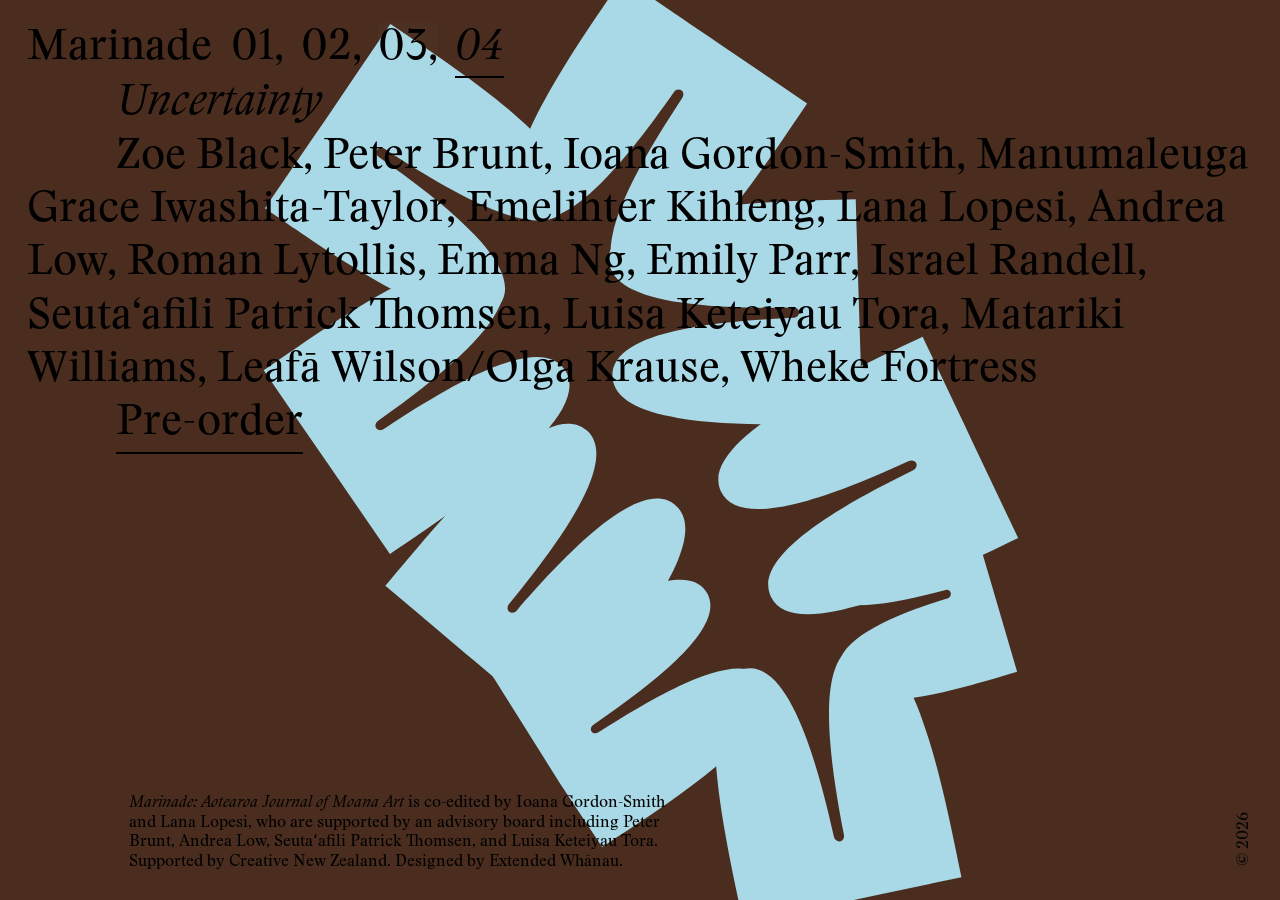
<file: index.html>
<!DOCTYPE html><!--  Last Published: Sun Feb 09 2025 20:00:26 GMT+0000 (Coordinated Universal Time)  -->
<html data-wf-page="638e626d608a73c61d096dee" data-wf-site="61e4d044d4f4c6ab8c0f01c9">
<head>
  <meta charset="utf-8">
  <title>Marinade: Aotearoa Journal of Moana Art</title>
  <meta content="Marinade: Aotearoa Journal of Moana Art is co-edited by Ioana Gordon-Smith and Lana Lopesi, who are supported by an advisory board including Peter Brunt, Andrea Low, Seutaʻafili Patrick Thomsen, and Luisa Keteiya Tora. Supported by Creative New Zealand. Designed by Extended Whānau." name="description">
  <meta content="Marinade: Aotearoa Journal of Moana Art" property="og:title">
  <meta content="Marinade: Aotearoa Journal of Moana Art is co-edited by Ioana Gordon-Smith and Lana Lopesi, who are supported by an advisory board including Peter Brunt, Andrea Low, Seutaʻafili Patrick Thomsen, and Luisa Keteiya Tora. Supported by Creative New Zealand. Designed by Extended Whānau." property="og:description">
  <meta content="https://uploads-ssl.webflow.com/61e4d044d4f4c6ab8c0f01c9/620ab4c67d02f252fe70e338_Marinade%20Website-03.png" property="og:image">
  <meta content="Marinade: Aotearoa Journal of Moana Art" property="twitter:title">
  <meta content="Marinade: Aotearoa Journal of Moana Art is co-edited by Ioana Gordon-Smith and Lana Lopesi, who are supported by an advisory board including Peter Brunt, Andrea Low, Seutaʻafili Patrick Thomsen, and Luisa Keteiya Tora. Supported by Creative New Zealand. Designed by Extended Whānau." property="twitter:description">
  <meta content="https://uploads-ssl.webflow.com/61e4d044d4f4c6ab8c0f01c9/620ab4c67d02f252fe70e338_Marinade%20Website-03.png" property="twitter:image">
  <meta property="og:type" content="website">
  <meta content="summary_large_image" name="twitter:card">
  <meta content="width=device-width, initial-scale=1" name="viewport">
  <link href="css/marinade.css" rel="stylesheet" type="text/css">
  <script type="text/javascript">!function(o,c){var n=c.documentElement,t=" w-mod-";n.className+=t+"js",("ontouchstart"in o||o.DocumentTouch&&c instanceof DocumentTouch)&&(n.className+=t+"touch")}(window,document);</script>
  <link href="images/favicon.svg" rel="icon" type="image/svg+xml">
  <link href="images/favicon.png" rel="icon" type="image/png">
  <link href="images/webclip.png" rel="apple-touch-icon">
  <style>
/* FONT LOADING part 1*/
html { opacity: 0; transition: opacity 0s ease-out; }
html.webflow-loaded { opacity: 1; }
/* FONT SMOOTHING */
* {
  -webkit-font-smoothing: antialiased;
  -moz-osx-font-smoothing: grayscale;
}
</style>
</head>
<body data-w-id="61e4d044d4f4c67e340f01cb" style="opacity:0" class="body">
  <div class="issue-div">
    <div class="h1">Marinade</div>
  </div>
  <div data-current="Tab" data-easing="ease" data-duration-in="100" data-duration-out="100" class="tabs w-tabs">
    <div class="tabs-menu h1 w-tab-menu">
      <a href="#" data-w-tab="Writing" id="tab1" class="tab-link w-inline-block w-tab-link">
        <div>01,</div>
      </a>
      <a href="#" data-w-tab="International" id="tab2" class="tab-link-tab-2-2 tab-link w-inline-block w-tab-link">
        <div class="text-block">02,</div>
      </a>
      <a href="#" data-w-tab="Friendship" class="tab-link-tab-3 tab-link w-inline-block w-tab-link">
        <div>03,</div>
      </a>
      <a href="#" data-w-tab="Fourth" id="tab4" class="tab-link-tab-4 tab-link w-inline-block w-tab-link w--current">
        <div class="text-block">04</div>
      </a>
    </div>
    <div class="tabs-content w-tab-content">
      <div data-w-tab="Writing" class="tab-pane w-tab-pane">
        <div class="issue-title-div">
          <div class="h1"><em>Writing</em></div>
        </div>
        <div class="issue-text-div">
          <div class="h1">Daniel Michael Satele, Pandora Fulimalo Pereira, Ioana Gordon-Smith, Lagi-Maama Academy &amp; Consultancy, Lana Lopesi, Leone Samu Tui, Luisa Keteiyau Tora, Natasha Matila-Smith, Ngahuia Harrison, Sean Mallon, Stephanie Oberg, Peter Brunt, Raymond Sagapolutele, Talei Tu‘inukuafe, Teresia Teaiwa</div>
        </div>
        <div class="link-div">
          <a href="mailto:marinadejournal@gmail.com?subject=Hello!%20I%20would%20like%20to%20purchase%20a%20copy%20of%20Marinade." class="_02 w-inline-block">
            <div class="h1">Buy</div>
          </a>
        </div>
        <!-- Issue 01 cover: MARINADE letters = svg/issue-01/letter-*.svg (edit those files or swap paths). -->
        <div class="issue-cover-div">
          <div class="_1-outer">
            <div class="letter-container top">
              <div class="letter-container-inner m">
                <div class="html-embed w-embed">
                  <img class="issue-01-letter-img" src="svg/issue-01/letter-m.svg" alt="">
                </div>
              </div>
              <div class="letter-container-inner">
                <div class="html-embed w-embed">
                  <img class="issue-01-letter-img" src="svg/issue-01/letter-a.svg" alt="">
                </div>
              </div>
              <div class="letter-container-inner">
                <div class="html-embed w-embed">
                  <img class="issue-01-letter-img" src="svg/issue-01/letter-r.svg" alt="">
                </div>
              </div>
              <div class="letter-container-inner">
                <div class="html-embed w-embed">
                  <img class="issue-01-letter-img" src="svg/issue-01/letter-i.svg" alt="">
                </div>
              </div>
            </div>
            <div class="letter-container bottom">
              <div class="letter-container-inner">
                <div class="html-embed w-embed">
                  <img class="issue-01-letter-img" src="svg/issue-01/letter-n.svg" alt="">
                </div>
              </div>
              <div class="letter-container-inner">
                <div class="html-embed w-embed">
                  <img class="issue-01-letter-img" src="svg/issue-01/letter-a.svg" alt="">
                </div>
              </div>
              <div class="letter-container-inner">
                <div class="html-embed w-embed">
                  <img class="issue-01-letter-img" src="svg/issue-01/letter-d.svg" alt="">
                </div>
              </div>
              <div class="letter-container-inner">
                <div class="html-embed w-embed">
                  <img class="issue-01-letter-img" src="svg/issue-01/letter-e.svg" alt="">
                </div>
              </div>
            </div>
          </div>
        </div>
      </div>
      <div data-w-tab="International" class="w-tab-pane">
        <div class="issue-cover-div-2">
          <div class="flex-wrapper">
            <a href="#" class="stutter-item w-inline-block"><img style="mix-blend-mode:multiply" loading="lazy" alt="" src="images/img_1.svg" class="stutter-image"></a>
          </div>
        </div>
        <div class="issue-title-div">
          <div class="h1"><em>International</em></div>
        </div>
        <div class="issue-text-div">
          <div class="h1">Ahilapalapa Rands, Andrea Low, Christina Pataialii, Cora-Allan, Ioana Gordon-Smith, Janet Lilo, Jim Vivieaere, Kalisolaite ‘Uhila, Lana Lopesi, Leafā Wilson/Olga Krause, Léuli Eshrāghi, Misal Adnan Yildiz, Natasha Matila-Smith, Tuāfale Tanoa‘i</div>
        </div>
        <div class="mobile-bac"><img width="1555" loading="lazy" alt="" src="images/mob.svg" class="image-3"></div>
        <div class="link-div">
          <a href="mailto:marinadejournal@gmail.com?subject=Hello!%20I%20would%20like%20to%20purchase%20a%20copy%20of%20Marinade." class="_02 w-inline-block">
            <div class="h1">Buy</div>
          </a>
        </div>
        <div class="html-embed-2 w-embed"><canvas></canvas></div>
      </div>
      <div data-w-tab="Friendship" class="tab-pane-tab w-tab-pane">
        <div class="issue-title-div">
          <div class="h1"><em class="italic-text">Friendship</em></div>
        </div>
        <div class="div-block-14"></div>
        <div class="code-embed w-embed">
          <div id="comparison">
            <figure>
              <div id="divisor"></div>
            </figure>
          </div>
        </div>
        <div class="issue-text-div">
          <div class="h1">Edith Amituanai, Ralph Brown, Peter Brunt, Kiri Chan, Feeonaa Clifton, Ioana Gordon-Smith, Jacki Leota-Mua, Lindah Lepou, Lana Lopesi, Andrea Low, Gloriana Meyers, Rosanna Raymond, Tuāfale Tanoa‘i, Seuta‘afili Patrick Thomsen, Luisa Keteiyau Tora, Manuha‘apai Vaeatangitau, John Vea</div>
        </div>
        <div class="link-div">
          <h1 class="h1">
            <a href="mailto:marinadejournal@gmail.com?subject=Hello!%20I%20would%20like%20to%20purchase%20a%20copy%20of%20Marinade." class="_02"><em class="_02">Buy</em></a>
          </h1>
        </div>
      </div>
      <div data-w-tab="Fourth" class="tab-pane w-tab-pane w--tab-active">
        <div class="issue-cover-div issue-04-cover">
          <div class="issue-04-letter-stage" aria-hidden="true">
            <div class="issue-04-letter-anim">
              <div class="issue-04-letter-tilt">
                <img class="issue-04-letter-img" src="images/breadfruit.svg" alt="">
              </div>
            </div>
          </div>
        </div>
        <div class="issue-title-div">
          <div class="h1"><em>Uncertainty</em></div>
        </div>
        <div class="issue-text-div">
          <div class="h1">Zoe Black, Peter Brunt, Ioana Gordon-Smith, Manumaleuga Grace Iwashita-Taylor,
            Emelihter Kihleng, Lana Lopesi, Andrea Low,
            Roman Lytollis, Emma Ng, Emily Parr,
            Israel Randell, Seuta‘afili Patrick Thomsen,
            Luisa Keteiyau Tora, Matariki Williams,
            Leafā Wilson/Olga Krause, Wheke Fortress</div>
        </div>
        <div class="link-div">
          <a href="mailto:marinadejournal@gmail.com?subject=Hello!%20I%20would%20like%20to%20purchase%20a%20copy%20of%20Marinade." class="_02 w-inline-block">
            <div class="h1">Pre-order</div>
          </a>
        </div>
      </div>
    </div>
  </div>
  <div class="footer">
    <div class="footer-bio">
      <div class="paragraph"><em>Marinade: Aotearoa Journal of Moana Art</em> is co-edited by Ioana Gordon-Smith and Lana Lopesi, who are supported by an advisory board including Peter Brunt, Andrea Low, Seutaʻafili Patrick Thomsen, and Luisa Keteiyau Tora.<br>Supported by Creative New Zealand. Designed by Extended Whānau.<br></div>
    </div>
    <div class="footer-copyright">
      <div class="paragraph">© <span class="copyright-year">2026</span></div>
    </div>
  </div>
  <script src="js/issues-config.js" type="text/javascript"></script>
  <script src="js/marinade-site.js" type="text/javascript"></script>
</body>
</html>
</file>
<file: css/marinade.css>
/* ==========================================================================
   Marinade — single stylesheet (order: normalize → webflow → site → overrides)
   ========================================================================== */

/* --- normalize.css --- */
/*! normalize.css v3.0.3 | MIT License | github.com/necolas/normalize.css */
/**
 * 1. Set default font family to sans-serif.
 * 2. Prevent iOS and IE text size adjust after device orientation change,
 *    without disabling user zoom.
 */
html {
  font-family: sans-serif;
  /* 1 */
  -ms-text-size-adjust: 100%;
  /* 2 */
  -webkit-text-size-adjust: 100%;
  /* 2 */
}
/**
 * Remove default margin.
 */
body {
  margin: 0;
}
/* HTML5 display definitions
   ========================================================================== */
/**
 * Correct `block` display not defined for any HTML5 element in IE 8/9.
 * Correct `block` display not defined for `details` or `summary` in IE 10/11
 * and Firefox.
 * Correct `block` display not defined for `main` in IE 11.
 */
article,
aside,
details,
figcaption,
figure,
footer,
header,
hgroup,
main,
menu,
nav,
section,
summary {
  display: block;
}
/**
 * 1. Correct `inline-block` display not defined in IE 8/9.
 * 2. Normalize vertical alignment of `progress` in Chrome, Firefox, and Opera.
 */
audio,
canvas,
progress,
video {
  display: inline-block;
  /* 1 */
  vertical-align: baseline;
  /* 2 */
}
/**
 * Prevent modern browsers from displaying `audio` without controls.
 * Remove excess height in iOS 5 devices.
 */
audio:not([controls]) {
  display: none;
  height: 0;
}
/**
 * Address `[hidden]` styling not present in IE 8/9/10.
 * Hide the `template` element in IE 8/9/10/11, Safari, and Firefox < 22.
 */
[hidden],
template {
  display: none;
}
/* Links
   ========================================================================== */
/**
 * Remove the gray background color from active links in IE 10.
 */
a {
  background-color: transparent;
}
/**
 * Improve readability of focused elements when they are also in an
 * active/hover state.
 */
a:active,
a:hover {
  outline: 0;
}
/* Text-level semantics
   ========================================================================== */
/**
 * Address styling not present in IE 8/9/10/11, Safari, and Chrome.
 */
abbr[title] {
  border-bottom: 1px dotted;
}
/**
 * Address style set to `bolder` in Firefox 4+, Safari, and Chrome.
 */
b,
strong {
  font-weight: bold;
}
/**
 * Address styling not present in Safari and Chrome.
 */
dfn {
  font-style: italic;
}
/**
 * Address variable `h1` font-size and margin within `section` and `article`
 * contexts in Firefox 4+, Safari, and Chrome.
 */
h1 {
  font-size: 2em;
  margin: 0.67em 0;
}
/**
 * Address styling not present in IE 8/9.
 */
mark {
  background: #ff0;
  color: #000;
}
/**
 * Address inconsistent and variable font size in all browsers.
 */
small {
  font-size: 80%;
}
/**
 * Prevent `sub` and `sup` affecting `line-height` in all browsers.
 */
sub,
sup {
  font-size: 75%;
  line-height: 0;
  position: relative;
  vertical-align: baseline;
}
sup {
  top: -0.5em;
}
sub {
  bottom: -0.25em;
}
/* Embedded content
   ========================================================================== */
/**
 * Remove border when inside `a` element in IE 8/9/10.
 */
img {
  border: 0;
}
/**
 * Correct overflow not hidden in IE 9/10/11.
 */
svg:not(:root) {
  overflow: hidden;
}
/* Grouping content
   ========================================================================== */
/**
 * Address margin not present in IE 8/9 and Safari.
 */
figure {
  margin: 1em 40px;
}
/**
 * Address differences between Firefox and other browsers.
 */
hr {
  box-sizing: content-box;
  height: 0;
}
/**
 * Contain overflow in all browsers.
 */
pre {
  overflow: auto;
}
/**
 * Address odd `em`-unit font size rendering in all browsers.
 */
code,
kbd,
pre,
samp {
  font-family: monospace, monospace;
  font-size: 1em;
}
/* Forms
   ========================================================================== */
/**
 * Known limitation: by default, Chrome and Safari on OS X allow very limited
 * styling of `select`, unless a `border` property is set.
 */
/**
 * 1. Correct color not being inherited.
 *    Known issue: affects color of disabled elements.
 * 2. Correct font properties not being inherited.
 * 3. Address margins set differently in Firefox 4+, Safari, and Chrome.
 */
button,
input,
optgroup,
select,
textarea {
  color: inherit;
  /* 1 */
  font: inherit;
  /* 2 */
  margin: 0;
  /* 3 */
}
/**
 * Address `overflow` set to `hidden` in IE 8/9/10/11.
 */
button {
  overflow: visible;
}
/**
 * Address inconsistent `text-transform` inheritance for `button` and `select`.
 * All other form control elements do not inherit `text-transform` values.
 * Correct `button` style inheritance in Firefox, IE 8/9/10/11, and Opera.
 * Correct `select` style inheritance in Firefox.
 */
button,
select {
  text-transform: none;
}
/**
 * 1. Avoid the WebKit bug in Android 4.0.* where (2) destroys native `audio`
 *    and `video` controls.
 * 2. Correct inability to style clickable `input` types in iOS.
 * 3. Improve usability and consistency of cursor style between image-type
 *    `input` and others.
 * 4. CUSTOM FOR WEBFLOW: Removed the input[type="submit"] selector to reduce
 *    specificity and defer to the .w-button selector
 */
button,
html input[type="button"],
input[type="reset"] {
  -webkit-appearance: button;
  /* 2 */
  cursor: pointer;
  /* 3 */
}
/**
 * Re-set default cursor for disabled elements.
 */
button[disabled],
html input[disabled] {
  cursor: default;
}
/**
 * Remove inner padding and border in Firefox 4+.
 */
button::-moz-focus-inner,
input::-moz-focus-inner {
  border: 0;
  padding: 0;
}
/**
 * Address Firefox 4+ setting `line-height` on `input` using `!important` in
 * the UA stylesheet.
 */
input {
  line-height: normal;
}
/**
 * It's recommended that you don't attempt to style these elements.
 * Firefox's implementation doesn't respect box-sizing, padding, or width.
 *
 * 1. Address box sizing set to `content-box` in IE 8/9/10.
 * 2. Remove excess padding in IE 8/9/10.
 */
input[type='checkbox'],
input[type='radio'] {
  box-sizing: border-box;
  /* 1 */
  padding: 0;
  /* 2 */
}
/**
 * Fix the cursor style for Chrome's increment/decrement buttons. For certain
 * `font-size` values of the `input`, it causes the cursor style of the
 * decrement button to change from `default` to `text`.
 */
input[type='number']::-webkit-inner-spin-button,
input[type='number']::-webkit-outer-spin-button {
  height: auto;
}
/**
 * 1. CUSTOM FOR WEBFLOW: changed from `textfield` to `none` to normalize iOS rounded input
 * 2. CUSTOM FOR WEBFLOW: box-sizing: content-box rule removed
 *    (similar to normalize.css >=4.0.0)
 */
input[type='search'] {
  -webkit-appearance: none;
  /* 1 */
}
/**
 * Remove inner padding and search cancel button in Safari and Chrome on OS X.
 * Safari (but not Chrome) clips the cancel button when the search input has
 * padding (and `textfield` appearance).
 */
input[type='search']::-webkit-search-cancel-button,
input[type='search']::-webkit-search-decoration {
  -webkit-appearance: none;
}
/**
 * Define consistent border, margin, and padding.
 */
fieldset {
  border: 1px solid #c0c0c0;
  margin: 0 2px;
  padding: 0.35em 0.625em 0.75em;
}
/**
 * 1. Correct `color` not being inherited in IE 8/9/10/11.
 * 2. Remove padding so people aren't caught out if they zero out fieldsets.
 */
legend {
  border: 0;
  /* 1 */
  padding: 0;
  /* 2 */
}
/**
 * Remove default vertical scrollbar in IE 8/9/10/11.
 */
textarea {
  overflow: auto;
}
/**
 * Don't inherit the `font-weight` (applied by a rule above).
 * NOTE: the default cannot safely be changed in Chrome and Safari on OS X.
 */
optgroup {
  font-weight: bold;
}
/* Tables
   ========================================================================== */
/**
 * Remove most spacing between table cells.
 */
table {
  border-collapse: collapse;
  border-spacing: 0;
}
td,
th {
  padding: 0;
}


/* --- webflow.css --- */
@font-face {
  font-family: 'webflow-icons';
  src: url("[data-uri]") format('truetype');
  font-weight: normal;
  font-style: normal;
}
[class^="w-icon-"],
[class*=" w-icon-"] {
  /* use !important to prevent issues with browser extensions that change fonts */
  font-family: 'webflow-icons' !important;
  speak: none;
  font-style: normal;
  font-weight: normal;
  font-variant: normal;
  text-transform: none;
  line-height: 1;
  /* Better Font Rendering =========== */
  -webkit-font-smoothing: antialiased;
  -moz-osx-font-smoothing: grayscale;
}
.w-icon-slider-right:before {
  content: "\e600";
}
.w-icon-slider-left:before {
  content: "\e601";
}
.w-icon-nav-menu:before {
  content: "\e602";
}
.w-icon-arrow-down:before,
.w-icon-dropdown-toggle:before {
  content: "\e603";
}
.w-icon-file-upload-remove:before {
  content: "\e900";
}
.w-icon-file-upload-icon:before {
  content: "\e903";
}
* {
  -webkit-box-sizing: border-box;
  -moz-box-sizing: border-box;
  box-sizing: border-box;
}
html {
  height: 100%;
}
body {
  margin: 0;
  min-height: 100%;
  background-color: #fff;
  font-family: Arial, sans-serif;
  font-size: 14px;
  line-height: 20px;
  color: #333;
}
img {
  max-width: 100%;
  vertical-align: middle;
  display: inline-block;
}
html.w-mod-touch * {
  background-attachment: scroll !important;
}
.w-block {
  display: block;
}
.w-inline-block {
  max-width: 100%;
  display: inline-block;
}
.w-clearfix:before,
.w-clearfix:after {
  content: " ";
  display: table;
  grid-column-start: 1;
  grid-row-start: 1;
  grid-column-end: 2;
  grid-row-end: 2;
}
.w-clearfix:after {
  clear: both;
}
.w-hidden {
  display: none;
}
.w-button {
  display: inline-block;
  padding: 9px 15px;
  background-color: #3898EC;
  color: white;
  border: 0;
  line-height: inherit;
  text-decoration: none;
  cursor: pointer;
  border-radius: 0;
}
input.w-button {
  -webkit-appearance: button;
}
html[data-w-dynpage] [data-w-cloak] {
  color: transparent !important;
}
.w-code-block {
  margin: unset;
}
pre.w-code-block code {
  all: inherit;
}
.w-optimization {
  display: contents;
}
.w-webflow-badge,
.w-webflow-badge > img {
  box-sizing: unset;
  width: unset;
  height: unset;
  max-height: unset;
  max-width: unset;
  min-height: unset;
  min-width: unset;
  margin: unset;
  padding: unset;
  float: unset;
  clear: unset;
  border: unset;
  border-radius: unset;
  background: unset;
  background-image: unset;
  background-position: unset;
  background-size: unset;
  background-repeat: unset;
  background-origin: unset;
  background-clip: unset;
  background-attachment: unset;
  background-color: unset;
  box-shadow: unset;
  transform: unset;
  transition: unset;
  direction: unset;
  font-family: unset;
  font-weight: unset;
  color: unset;
  font-size: unset;
  line-height: unset;
  font-style: unset;
  font-variant: unset;
  text-align: unset;
  letter-spacing: unset;
  text-decoration: unset;
  text-indent: unset;
  text-transform: unset;
  list-style-type: unset;
  text-shadow: unset;
  vertical-align: unset;
  cursor: unset;
  white-space: unset;
  word-break: unset;
  word-spacing: unset;
  word-wrap: unset;
}
.w-webflow-badge {
  position: fixed !important;
  display: inline-block !important;
  visibility: visible !important;
  opacity: 1 !important;
  z-index: 2147483647 !important;
  top: auto !important;
  right: 12px !important;
  bottom: 12px !important;
  left: auto !important;
  color: #aaadb0 !important;
  background-color: #fff !important;
  border-radius: 3px !important;
  padding: 6px !important;
  font-size: 12px !important;
  line-height: 14px !important;
  text-decoration: none !important;
  transform: none !important;
  margin: 0 !important;
  width: auto !important;
  height: auto !important;
  overflow: unset !important;
  white-space: nowrap;
  box-shadow: 0 0 0 1px rgba(0, 0, 0, 0.1), 0px 1px 3px rgba(0, 0, 0, 0.1);
  cursor: pointer;
}
.w-webflow-badge > img {
  position: unset;
  display: inline-block !important;
  visibility: unset !important;
  opacity: 1 !important;
  vertical-align: middle !important;
}
h1,
h2,
h3,
h4,
h5,
h6 {
  font-weight: bold;
  margin-bottom: 10px;
}
h1 {
  font-size: 38px;
  line-height: 44px;
  margin-top: 20px;
}
h2 {
  font-size: 32px;
  line-height: 36px;
  margin-top: 20px;
}
h3 {
  font-size: 24px;
  line-height: 30px;
  margin-top: 20px;
}
h4 {
  font-size: 18px;
  line-height: 24px;
  margin-top: 10px;
}
h5 {
  font-size: 14px;
  line-height: 20px;
  margin-top: 10px;
}
h6 {
  font-size: 12px;
  line-height: 18px;
  margin-top: 10px;
}
p {
  margin-top: 0;
  margin-bottom: 10px;
}
blockquote {
  margin: 0 0 10px 0;
  padding: 10px 20px;
  border-left: 5px solid #E2E2E2;
  font-size: 18px;
  line-height: 22px;
}
figure {
  margin: 0;
  margin-bottom: 10px;
}
figcaption {
  margin-top: 5px;
  text-align: center;
}
ul,
ol {
  margin-top: 0px;
  margin-bottom: 10px;
  padding-left: 40px;
}
.w-list-unstyled {
  padding-left: 0;
  list-style: none;
}
.w-embed:before,
.w-embed:after {
  content: " ";
  display: table;
  grid-column-start: 1;
  grid-row-start: 1;
  grid-column-end: 2;
  grid-row-end: 2;
}
.w-embed:after {
  clear: both;
}
.w-video {
  width: 100%;
  position: relative;
  padding: 0;
}
.w-video iframe,
.w-video object,
.w-video embed {
  position: absolute;
  top: 0;
  left: 0;
  width: 100%;
  height: 100%;
  border: none;
}
fieldset {
  padding: 0;
  margin: 0;
  border: 0;
}
button,
[type='button'],
[type='reset'] {
  border: 0;
  cursor: pointer;
  -webkit-appearance: button;
}
.w-form {
  margin: 0 0 15px;
}
.w-form-done {
  display: none;
  padding: 20px;
  text-align: center;
  background-color: #dddddd;
}
.w-form-fail {
  display: none;
  margin-top: 10px;
  padding: 10px;
  background-color: #ffdede;
}
label {
  display: block;
  margin-bottom: 5px;
  font-weight: bold;
}
.w-input,
.w-select {
  display: block;
  width: 100%;
  height: 38px;
  padding: 8px 12px;
  margin-bottom: 10px;
  font-size: 14px;
  line-height: 1.42857143;
  color: #333333;
  vertical-align: middle;
  background-color: #ffffff;
  border: 1px solid #cccccc;
}
.w-input::placeholder,
.w-select::placeholder {
  color: #999;
}
.w-input:focus,
.w-select:focus {
  border-color: #3898EC;
  outline: 0;
}
.w-input[disabled],
.w-select[disabled],
.w-input[readonly],
.w-select[readonly],
fieldset[disabled] .w-input,
fieldset[disabled] .w-select {
  cursor: not-allowed;
}
.w-input[disabled]:not(.w-input-disabled),
.w-select[disabled]:not(.w-input-disabled),
.w-input[readonly],
.w-select[readonly],
fieldset[disabled]:not(.w-input-disabled) .w-input,
fieldset[disabled]:not(.w-input-disabled) .w-select {
  background-color: #eeeeee;
}
textarea.w-input,
textarea.w-select {
  height: auto;
}
.w-select {
  background-color: #f3f3f3;
}
.w-select[multiple] {
  height: auto;
}
.w-form-label {
  display: inline-block;
  cursor: pointer;
  font-weight: normal;
  margin-bottom: 0px;
}
.w-radio {
  display: block;
  margin-bottom: 5px;
  padding-left: 20px;
}
.w-radio:before,
.w-radio:after {
  content: " ";
  display: table;
  grid-column-start: 1;
  grid-row-start: 1;
  grid-column-end: 2;
  grid-row-end: 2;
}
.w-radio:after {
  clear: both;
}
.w-radio-input {
  margin: 4px 0 0;
  line-height: normal;
  float: left;
  margin-left: -20px;
}
.w-radio-input {
  margin-top: 3px;
}
.w-file-upload {
  display: block;
  margin-bottom: 10px;
}
.w-file-upload-input {
  width: 0.1px;
  height: 0.1px;
  opacity: 0;
  overflow: hidden;
  position: absolute;
  z-index: -100;
}
.w-file-upload-default,
.w-file-upload-uploading,
.w-file-upload-success {
  display: inline-block;
  color: #333333;
}
.w-file-upload-error {
  display: block;
  margin-top: 10px;
}
.w-file-upload-default.w-hidden,
.w-file-upload-uploading.w-hidden,
.w-file-upload-error.w-hidden,
.w-file-upload-success.w-hidden {
  display: none;
}
.w-file-upload-uploading-btn {
  display: flex;
  font-size: 14px;
  font-weight: normal;
  cursor: pointer;
  margin: 0;
  padding: 8px 12px;
  border: 1px solid #cccccc;
  background-color: #fafafa;
}
.w-file-upload-file {
  display: flex;
  flex-grow: 1;
  justify-content: space-between;
  margin: 0;
  padding: 8px 9px 8px 11px;
  border: 1px solid #cccccc;
  background-color: #fafafa;
}
.w-file-upload-file-name {
  font-size: 14px;
  font-weight: normal;
  display: block;
}
.w-file-remove-link {
  margin-top: 3px;
  margin-left: 10px;
  width: auto;
  height: auto;
  padding: 3px;
  display: block;
  cursor: pointer;
}
.w-icon-file-upload-remove {
  margin: auto;
  font-size: 10px;
}
.w-file-upload-error-msg {
  display: inline-block;
  color: #ea384c;
  padding: 2px 0;
}
.w-file-upload-info {
  display: inline-block;
  line-height: 38px;
  padding: 0 12px;
}
.w-file-upload-label {
  display: inline-block;
  font-size: 14px;
  font-weight: normal;
  cursor: pointer;
  margin: 0;
  padding: 8px 12px;
  border: 1px solid #cccccc;
  background-color: #fafafa;
}
.w-icon-file-upload-icon,
.w-icon-file-upload-uploading {
  display: inline-block;
  margin-right: 8px;
  width: 20px;
}
.w-icon-file-upload-uploading {
  height: 20px;
}
.w-container {
  margin-left: auto;
  margin-right: auto;
  max-width: 940px;
}
.w-container:before,
.w-container:after {
  content: " ";
  display: table;
  grid-column-start: 1;
  grid-row-start: 1;
  grid-column-end: 2;
  grid-row-end: 2;
}
.w-container:after {
  clear: both;
}
.w-container .w-row {
  margin-left: -10px;
  margin-right: -10px;
}
.w-row:before,
.w-row:after {
  content: " ";
  display: table;
  grid-column-start: 1;
  grid-row-start: 1;
  grid-column-end: 2;
  grid-row-end: 2;
}
.w-row:after {
  clear: both;
}
.w-row .w-row {
  margin-left: 0;
  margin-right: 0;
}
.w-col {
  position: relative;
  float: left;
  width: 100%;
  min-height: 1px;
  padding-left: 10px;
  padding-right: 10px;
}
.w-col .w-col {
  padding-left: 0;
  padding-right: 0;
}
.w-col-1 {
  width: 8.33333333%;
}
.w-col-2 {
  width: 16.66666667%;
}
.w-col-3 {
  width: 25%;
}
.w-col-4 {
  width: 33.33333333%;
}
.w-col-5 {
  width: 41.66666667%;
}
.w-col-6 {
  width: 50%;
}
.w-col-7 {
  width: 58.33333333%;
}
.w-col-8 {
  width: 66.66666667%;
}
.w-col-9 {
  width: 75%;
}
.w-col-10 {
  width: 83.33333333%;
}
.w-col-11 {
  width: 91.66666667%;
}
.w-col-12 {
  width: 100%;
}
.w-hidden-main {
  display: none !important;
}
@media screen and (max-width: 991px) {
  .w-container {
    max-width: 728px;
  }
  .w-hidden-main {
    display: inherit !important;
  }
  .w-hidden-medium {
    display: none !important;
  }
  .w-col-medium-1 {
    width: 8.33333333%;
  }
  .w-col-medium-2 {
    width: 16.66666667%;
  }
  .w-col-medium-3 {
    width: 25%;
  }
  .w-col-medium-4 {
    width: 33.33333333%;
  }
  .w-col-medium-5 {
    width: 41.66666667%;
  }
  .w-col-medium-6 {
    width: 50%;
  }
  .w-col-medium-7 {
    width: 58.33333333%;
  }
  .w-col-medium-8 {
    width: 66.66666667%;
  }
  .w-col-medium-9 {
    width: 75%;
  }
  .w-col-medium-10 {
    width: 83.33333333%;
  }
  .w-col-medium-11 {
    width: 91.66666667%;
  }
  .w-col-medium-12 {
    width: 100%;
  }
  .w-col-stack {
    width: 100%;
    left: auto;
    right: auto;
  }
}
@media screen and (max-width: 767px) {
  .w-hidden-main {
    display: inherit !important;
  }
  .w-hidden-medium {
    display: inherit !important;
  }
  .w-hidden-small {
    display: none !important;
  }
  .w-row,
  .w-container .w-row {
    margin-left: 0;
    margin-right: 0;
  }
  .w-col {
    width: 100%;
    left: auto;
    right: auto;
  }
  .w-col-small-1 {
    width: 8.33333333%;
  }
  .w-col-small-2 {
    width: 16.66666667%;
  }
  .w-col-small-3 {
    width: 25%;
  }
  .w-col-small-4 {
    width: 33.33333333%;
  }
  .w-col-small-5 {
    width: 41.66666667%;
  }
  .w-col-small-6 {
    width: 50%;
  }
  .w-col-small-7 {
    width: 58.33333333%;
  }
  .w-col-small-8 {
    width: 66.66666667%;
  }
  .w-col-small-9 {
    width: 75%;
  }
  .w-col-small-10 {
    width: 83.33333333%;
  }
  .w-col-small-11 {
    width: 91.66666667%;
  }
  .w-col-small-12 {
    width: 100%;
  }
}
@media screen and (max-width: 479px) {
  .w-container {
    max-width: none;
  }
  .w-hidden-main {
    display: inherit !important;
  }
  .w-hidden-medium {
    display: inherit !important;
  }
  .w-hidden-small {
    display: inherit !important;
  }
  .w-hidden-tiny {
    display: none !important;
  }
  .w-col {
    width: 100%;
  }
  .w-col-tiny-1 {
    width: 8.33333333%;
  }
  .w-col-tiny-2 {
    width: 16.66666667%;
  }
  .w-col-tiny-3 {
    width: 25%;
  }
  .w-col-tiny-4 {
    width: 33.33333333%;
  }
  .w-col-tiny-5 {
    width: 41.66666667%;
  }
  .w-col-tiny-6 {
    width: 50%;
  }
  .w-col-tiny-7 {
    width: 58.33333333%;
  }
  .w-col-tiny-8 {
    width: 66.66666667%;
  }
  .w-col-tiny-9 {
    width: 75%;
  }
  .w-col-tiny-10 {
    width: 83.33333333%;
  }
  .w-col-tiny-11 {
    width: 91.66666667%;
  }
  .w-col-tiny-12 {
    width: 100%;
  }
}
.w-widget {
  position: relative;
}
.w-widget-map {
  width: 100%;
  height: 400px;
}
.w-widget-map label {
  width: auto;
  display: inline;
}
.w-widget-map img {
  max-width: inherit;
}
.w-widget-map .gm-style-iw {
  text-align: center;
}
.w-widget-map .gm-style-iw > button {
  display: none !important;
}
.w-widget-twitter {
  overflow: hidden;
}
.w-widget-twitter-count-shim {
  display: inline-block;
  vertical-align: top;
  position: relative;
  width: 28px;
  height: 20px;
  text-align: center;
  background: white;
  border: #758696 solid 1px;
  border-radius: 3px;
}
.w-widget-twitter-count-shim * {
  pointer-events: none;
  user-select: none;
}
.w-widget-twitter-count-shim .w-widget-twitter-count-inner {
  position: relative;
  font-size: 15px;
  line-height: 12px;
  text-align: center;
  color: #999;
  font-family: serif;
}
.w-widget-twitter-count-shim .w-widget-twitter-count-clear {
  position: relative;
  display: block;
}
.w-widget-twitter-count-shim.w--large {
  width: 36px;
  height: 28px;
}
.w-widget-twitter-count-shim.w--large .w-widget-twitter-count-inner {
  font-size: 18px;
  line-height: 18px;
}
.w-widget-twitter-count-shim:not(.w--vertical) {
  margin-left: 5px;
  margin-right: 8px;
}
.w-widget-twitter-count-shim:not(.w--vertical).w--large {
  margin-left: 6px;
}
.w-widget-twitter-count-shim:not(.w--vertical):before,
.w-widget-twitter-count-shim:not(.w--vertical):after {
  top: 50%;
  left: 0;
  border: solid transparent;
  content: ' ';
  height: 0;
  width: 0;
  position: absolute;
  pointer-events: none;
}
.w-widget-twitter-count-shim:not(.w--vertical):before {
  border-color: rgba(117, 134, 150, 0);
  border-right-color: #5d6c7b;
  border-width: 4px;
  margin-left: -9px;
  margin-top: -4px;
}
.w-widget-twitter-count-shim:not(.w--vertical).w--large:before {
  border-width: 5px;
  margin-left: -10px;
  margin-top: -5px;
}
.w-widget-twitter-count-shim:not(.w--vertical):after {
  border-color: rgba(255, 255, 255, 0);
  border-right-color: white;
  border-width: 4px;
  margin-left: -8px;
  margin-top: -4px;
}
.w-widget-twitter-count-shim:not(.w--vertical).w--large:after {
  border-width: 5px;
  margin-left: -9px;
  margin-top: -5px;
}
.w-widget-twitter-count-shim.w--vertical {
  width: 61px;
  height: 33px;
  margin-bottom: 8px;
}
.w-widget-twitter-count-shim.w--vertical:before,
.w-widget-twitter-count-shim.w--vertical:after {
  top: 100%;
  left: 50%;
  border: solid transparent;
  content: ' ';
  height: 0;
  width: 0;
  position: absolute;
  pointer-events: none;
}
.w-widget-twitter-count-shim.w--vertical:before {
  border-color: rgba(117, 134, 150, 0);
  border-top-color: #5d6c7b;
  border-width: 5px;
  margin-left: -5px;
}
.w-widget-twitter-count-shim.w--vertical:after {
  border-color: rgba(255, 255, 255, 0);
  border-top-color: white;
  border-width: 4px;
  margin-left: -4px;
}
.w-widget-twitter-count-shim.w--vertical .w-widget-twitter-count-inner {
  font-size: 18px;
  line-height: 22px;
}
.w-widget-twitter-count-shim.w--vertical.w--large {
  width: 76px;
}
.w-background-video {
  position: relative;
  overflow: hidden;
  height: 500px;
  color: white;
}
.w-background-video > video {
  background-size: cover;
  background-position: 50% 50%;
  position: absolute;
  margin: auto;
  width: 100%;
  height: 100%;
  right: -100%;
  bottom: -100%;
  top: -100%;
  left: -100%;
  object-fit: cover;
  z-index: -100;
}
.w-background-video > video::-webkit-media-controls-start-playback-button {
  display: none !important;
  -webkit-appearance: none;
}
.w-background-video--control {
  position: absolute;
  bottom: 1em;
  right: 1em;
  background-color: transparent;
  padding: 0;
}
.w-background-video--control > [hidden] {
  display: none !important;
}
.w-slider {
  position: relative;
  height: 300px;
  text-align: center;
  background: #dddddd;
  clear: both;
  -webkit-tap-highlight-color: rgba(0, 0, 0, 0);
  tap-highlight-color: rgba(0, 0, 0, 0);
}
.w-slider-mask {
  position: relative;
  display: block;
  overflow: hidden;
  z-index: 1;
  left: 0;
  right: 0;
  height: 100%;
  white-space: nowrap;
}
.w-slide {
  position: relative;
  display: inline-block;
  vertical-align: top;
  width: 100%;
  height: 100%;
  white-space: normal;
  text-align: left;
}
.w-slider-nav {
  position: absolute;
  z-index: 2;
  top: auto;
  right: 0;
  bottom: 0;
  left: 0;
  margin: auto;
  padding-top: 10px;
  height: 40px;
  text-align: center;
  -webkit-tap-highlight-color: rgba(0, 0, 0, 0);
  tap-highlight-color: rgba(0, 0, 0, 0);
}
.w-slider-nav.w-round > div {
  border-radius: 100%;
}
.w-slider-nav.w-num > div {
  width: auto;
  height: auto;
  padding: 0.2em 0.5em;
  font-size: inherit;
  line-height: inherit;
}
.w-slider-nav.w-shadow > div {
  box-shadow: 0 0 3px rgba(51, 51, 51, 0.4);
}
.w-slider-nav-invert {
  color: #fff;
}
.w-slider-nav-invert > div {
  background-color: rgba(34, 34, 34, 0.4);
}
.w-slider-nav-invert > div.w-active {
  background-color: #222;
}
.w-slider-dot {
  position: relative;
  display: inline-block;
  width: 1em;
  height: 1em;
  background-color: rgba(255, 255, 255, 0.4);
  cursor: pointer;
  margin: 0 3px 0.5em;
  transition: background-color 100ms, color 100ms;
}
.w-slider-dot.w-active {
  background-color: #fff;
}
.w-slider-dot:focus {
  outline: none;
  box-shadow: 0px 0px 0px 2px #fff;
}
.w-slider-dot:focus.w-active {
  box-shadow: none;
}
.w-slider-arrow-left,
.w-slider-arrow-right {
  position: absolute;
  width: 80px;
  top: 0;
  right: 0;
  bottom: 0;
  left: 0;
  margin: auto;
  cursor: pointer;
  overflow: hidden;
  color: white;
  font-size: 40px;
  -webkit-tap-highlight-color: rgba(0, 0, 0, 0);
  tap-highlight-color: rgba(0, 0, 0, 0);
  user-select: none;
}
.w-slider-arrow-left [class^='w-icon-'],
.w-slider-arrow-right [class^='w-icon-'],
.w-slider-arrow-left [class*=' w-icon-'],
.w-slider-arrow-right [class*=' w-icon-'] {
  position: absolute;
}
.w-slider-arrow-left:focus,
.w-slider-arrow-right:focus {
  outline: 0;
}
.w-slider-arrow-left {
  z-index: 3;
  right: auto;
}
.w-slider-arrow-right {
  z-index: 4;
  left: auto;
}
.w-icon-slider-left,
.w-icon-slider-right {
  top: 0;
  right: 0;
  bottom: 0;
  left: 0;
  margin: auto;
  width: 1em;
  height: 1em;
}
.w-slider-aria-label {
  border: 0;
  clip: rect(0 0 0 0);
  height: 1px;
  margin: -1px;
  overflow: hidden;
  padding: 0;
  position: absolute;
  width: 1px;
}
.w-slider-force-show {
  display: block !important;
}
.w-dropdown {
  display: inline-block;
  position: relative;
  text-align: left;
  margin-left: auto;
  margin-right: auto;
  z-index: 900;
}
.w-dropdown-btn,
.w-dropdown-toggle,
.w-dropdown-link {
  position: relative;
  vertical-align: top;
  text-decoration: none;
  color: #222222;
  padding: 20px;
  text-align: left;
  margin-left: auto;
  margin-right: auto;
  white-space: nowrap;
}
.w-dropdown-toggle {
  user-select: none;
  display: inline-block;
  cursor: pointer;
  padding-right: 40px;
}
.w-dropdown-toggle:focus {
  outline: 0;
}
.w-icon-dropdown-toggle {
  position: absolute;
  top: 0;
  right: 0;
  bottom: 0;
  margin: auto;
  margin-right: 20px;
  width: 1em;
  height: 1em;
}
.w-dropdown-list {
  position: absolute;
  background: #dddddd;
  display: none;
  min-width: 100%;
}
.w-dropdown-list.w--open {
  display: block;
}
.w-dropdown-link {
  padding: 10px 20px;
  display: block;
  color: #222222;
}
.w-dropdown-link.w--current {
  color: #0082f3;
}
.w-dropdown-link:focus {
  outline: 0;
}
@media screen and (max-width: 767px) {
  .w-nav-brand {
    padding-left: 10px;
  }
}
/**
 * ## Note
 * Safari (on both iOS and OS X) does not handle viewport units (vh, vw) well.
 * For example percentage units do not work on descendants of elements that
 * have any dimensions expressed in viewport units. It also doesn’t handle them at
 * all in `calc()`.
 */
/**
 * Wrapper around all lightbox elements
 *
 * 1. Since the lightbox can receive focus, IE also gives it an outline.
 * 2. Fixes flickering on Chrome when a transition is in progress
 *    underneath the lightbox.
 */
.w-lightbox-backdrop {
  cursor: auto;
  font-style: normal;
  letter-spacing: normal;
  list-style: disc;
  text-indent: 0;
  text-shadow: none;
  text-transform: none;
  visibility: visible;
  white-space: normal;
  word-break: normal;
  word-spacing: normal;
  word-wrap: normal;
  position: fixed;
  top: 0;
  right: 0;
  bottom: 0;
  left: 0;
  color: #fff;
  font-family: "Helvetica Neue", Helvetica, Ubuntu, "Segoe UI", Verdana, sans-serif;
  font-size: 17px;
  line-height: 1.2;
  font-weight: 300;
  text-align: center;
  background: rgba(0, 0, 0, 0.9);
  z-index: 2000;
  outline: 0;
  /* 1 */
  opacity: 0;
  -webkit-user-select: none;
  -moz-user-select: none;
  -webkit-tap-highlight-color: transparent;
  -webkit-transform: translate(0, 0);
  /* 2 */
}
/**
 * Neat trick to bind the rubberband effect to our canvas instead of the whole
 * document on iOS. It also prevents a bug that causes the document underneath to scroll.
 */
.w-lightbox-backdrop,
.w-lightbox-container {
  height: 100%;
  overflow: auto;
  -webkit-overflow-scrolling: touch;
}
.w-lightbox-content {
  position: relative;
  height: 100vh;
  overflow: hidden;
}
.w-lightbox-view {
  position: absolute;
  width: 100vw;
  height: 100vh;
  opacity: 0;
}
.w-lightbox-view:before {
  content: "";
  height: 100vh;
}
/* .w-lightbox-content */
.w-lightbox-group,
.w-lightbox-group .w-lightbox-view,
.w-lightbox-group .w-lightbox-view:before {
  height: 86vh;
}
.w-lightbox-frame,
.w-lightbox-view:before {
  display: inline-block;
  vertical-align: middle;
}
/*
 * 1. Remove default margin set by user-agent on the <figure> element.
 */
.w-lightbox-figure {
  position: relative;
  margin: 0;
  /* 1 */
}
.w-lightbox-group .w-lightbox-figure {
  cursor: pointer;
}
/**
 * IE adds image dimensions as width and height attributes on the IMG tag,
 * but we need both width and height to be set to auto to enable scaling.
 */
.w-lightbox-img {
  width: auto;
  height: auto;
  max-width: none;
}
/**
 * 1. Reset if style is set by user on "All Images"
 */
.w-lightbox-image {
  display: block;
  float: none;
  /* 1 */
  max-width: 100vw;
  max-height: 100vh;
}
.w-lightbox-group .w-lightbox-image {
  max-height: 86vh;
}
.w-lightbox-caption {
  position: absolute;
  right: 0;
  bottom: 0;
  left: 0;
  padding: 0.5em 1em;
  background: rgba(0, 0, 0, 0.4);
  text-align: left;
  text-overflow: ellipsis;
  white-space: nowrap;
  overflow: hidden;
}
.w-lightbox-embed {
  position: absolute;
  top: 0;
  right: 0;
  bottom: 0;
  left: 0;
  width: 100%;
  height: 100%;
}
.w-lightbox-control {
  position: absolute;
  top: 0;
  width: 4em;
  background-size: 24px;
  background-repeat: no-repeat;
  background-position: center;
  cursor: pointer;
  -webkit-transition: all 0.3s;
  transition: all 0.3s;
}
.w-lightbox-left {
  display: none;
  bottom: 0;
  left: 0;
  /* <svg xmlns="http://www.w3.org/2000/svg" viewBox="-20 0 24 40" width="24" height="40"><g transform="rotate(45)"><path d="m0 0h5v23h23v5h-28z" opacity=".4"/><path d="m1 1h3v23h23v3h-26z" fill="#fff"/></g></svg> */
  background-image: url("[data-uri]");
}
.w-lightbox-right {
  display: none;
  right: 0;
  bottom: 0;
  /* <svg xmlns="http://www.w3.org/2000/svg" viewBox="-4 0 24 40" width="24" height="40"><g transform="rotate(45)"><path d="m0-0h28v28h-5v-23h-23z" opacity=".4"/><path d="m1 1h26v26h-3v-23h-23z" fill="#fff"/></g></svg> */
  background-image: url("[data-uri]");
}
/*
 * Without specifying the with and height inside the SVG, all versions of IE render the icon too small.
 * The bug does not seem to manifest itself if the elements are tall enough such as the above arrows.
 * (http://stackoverflow.com/questions/16092114/background-size-differs-in-internet-explorer)
 */
.w-lightbox-close {
  right: 0;
  height: 2.6em;
  /* <svg xmlns="http://www.w3.org/2000/svg" viewBox="-4 0 18 17" width="18" height="17"><g transform="rotate(45)"><path d="m0 0h7v-7h5v7h7v5h-7v7h-5v-7h-7z" opacity=".4"/><path d="m1 1h7v-7h3v7h7v3h-7v7h-3v-7h-7z" fill="#fff"/></g></svg> */
  background-image: url("[data-uri]");
  background-size: 18px;
}
/**
 * 1. All IE versions add extra space at the bottom without this.
 */
.w-lightbox-strip {
  position: absolute;
  bottom: 0;
  left: 0;
  right: 0;
  padding: 0 1vh;
  line-height: 0;
  /* 1 */
  white-space: nowrap;
  overflow-x: auto;
  overflow-y: hidden;
}
/*
 * 1. We use content-box to avoid having to do `width: calc(10vh + 2vw)`
 *    which doesn’t work in Safari anyway.
 * 2. Chrome renders images pixelated when switching to GPU. Making sure
 *    the parent is also rendered on the GPU (by setting translate3d for
 *    example) fixes this behavior.
 */
.w-lightbox-item {
  display: inline-block;
  width: 10vh;
  padding: 2vh 1vh;
  box-sizing: content-box;
  /* 1 */
  cursor: pointer;
  -webkit-transform: translate3d(0, 0, 0);
  /* 2 */
}
.w-lightbox-active {
  opacity: 0.3;
}
.w-lightbox-thumbnail {
  position: relative;
  height: 10vh;
  background: #222;
  overflow: hidden;
}
.w-lightbox-thumbnail-image {
  position: absolute;
  top: 0;
  left: 0;
}
.w-lightbox-thumbnail .w-lightbox-tall {
  top: 50%;
  width: 100%;
  -webkit-transform: translate(0, -50%);
  transform: translate(0, -50%);
}
.w-lightbox-thumbnail .w-lightbox-wide {
  left: 50%;
  height: 100%;
  -webkit-transform: translate(-50%, 0);
  transform: translate(-50%, 0);
}
/*
 * Spinner
 *
 * Absolute pixel values are used to avoid rounding errors that would cause
 * the white spinning element to be misaligned with the track.
 */
.w-lightbox-spinner {
  position: absolute;
  top: 50%;
  left: 50%;
  box-sizing: border-box;
  width: 40px;
  height: 40px;
  margin-top: -20px;
  margin-left: -20px;
  border: 5px solid rgba(0, 0, 0, 0.4);
  border-radius: 50%;
  -webkit-animation: spin 0.8s infinite linear;
  animation: spin 0.8s infinite linear;
}
.w-lightbox-spinner:after {
  content: "";
  position: absolute;
  top: -4px;
  right: -4px;
  bottom: -4px;
  left: -4px;
  border: 3px solid transparent;
  border-bottom-color: #fff;
  border-radius: 50%;
}
/*
 * Utility classes
 */
.w-lightbox-hide {
  display: none;
}
.w-lightbox-noscroll {
  overflow: hidden;
}
@media (min-width: 768px) {
  .w-lightbox-content {
    height: 96vh;
    margin-top: 2vh;
  }
  .w-lightbox-view,
  .w-lightbox-view:before {
    height: 96vh;
  }
  /* .w-lightbox-content */
  .w-lightbox-group,
  .w-lightbox-group .w-lightbox-view,
  .w-lightbox-group .w-lightbox-view:before {
    height: 84vh;
  }
  .w-lightbox-image {
    max-width: 96vw;
    max-height: 96vh;
  }
  .w-lightbox-group .w-lightbox-image {
    max-width: 82.3vw;
    max-height: 84vh;
  }
  .w-lightbox-left,
  .w-lightbox-right {
    display: block;
    opacity: 0.5;
  }
  .w-lightbox-close {
    opacity: 0.8;
  }
  .w-lightbox-control:hover {
    opacity: 1;
  }
}
.w-lightbox-inactive,
.w-lightbox-inactive:hover {
  opacity: 0;
}
.w-richtext:before,
.w-richtext:after {
  content: " ";
  display: table;
  grid-column-start: 1;
  grid-row-start: 1;
  grid-column-end: 2;
  grid-row-end: 2;
}
.w-richtext:after {
  clear: both;
}
.w-richtext[contenteditable="true"]:before,
.w-richtext[contenteditable="true"]:after {
  white-space: initial;
}
.w-richtext ol,
.w-richtext ul {
  overflow: hidden;
}
.w-richtext .w-richtext-figure-selected.w-richtext-figure-type-video div:after,
.w-richtext .w-richtext-figure-selected[data-rt-type="video"] div:after {
  outline: 2px solid #2895f7;
}
.w-richtext .w-richtext-figure-selected.w-richtext-figure-type-image div,
.w-richtext .w-richtext-figure-selected[data-rt-type="image"] div {
  outline: 2px solid #2895f7;
}
.w-richtext figure.w-richtext-figure-type-video > div:after,
.w-richtext figure[data-rt-type="video"] > div:after {
  content: '';
  position: absolute;
  display: none;
  left: 0;
  top: 0;
  right: 0;
  bottom: 0;
}
.w-richtext figure {
  position: relative;
  max-width: 60%;
}
.w-richtext figure > div:before {
  cursor: default!important;
}
.w-richtext figure img {
  width: 100%;
}
.w-richtext figure figcaption.w-richtext-figcaption-placeholder {
  opacity: 0.6;
}
.w-richtext figure div {
  /* fix incorrectly sized selection border in the data manager */
  font-size: 0px;
  color: transparent;
}
.w-richtext figure.w-richtext-figure-type-image,
.w-richtext figure[data-rt-type="image"] {
  display: table;
}
.w-richtext figure.w-richtext-figure-type-image > div,
.w-richtext figure[data-rt-type="image"] > div {
  display: inline-block;
}
.w-richtext figure.w-richtext-figure-type-image > figcaption,
.w-richtext figure[data-rt-type="image"] > figcaption {
  display: table-caption;
  caption-side: bottom;
}
.w-richtext figure.w-richtext-figure-type-video,
.w-richtext figure[data-rt-type="video"] {
  width: 60%;
  height: 0;
}
.w-richtext figure.w-richtext-figure-type-video iframe,
.w-richtext figure[data-rt-type="video"] iframe {
  position: absolute;
  top: 0;
  left: 0;
  width: 100%;
  height: 100%;
}
.w-richtext figure.w-richtext-figure-type-video > div,
.w-richtext figure[data-rt-type="video"] > div {
  width: 100%;
}
.w-richtext figure.w-richtext-align-center {
  margin-right: auto;
  margin-left: auto;
  clear: both;
}
.w-richtext figure.w-richtext-align-center.w-richtext-figure-type-image > div,
.w-richtext figure.w-richtext-align-center[data-rt-type="image"] > div {
  max-width: 100%;
}
.w-richtext figure.w-richtext-align-normal {
  clear: both;
}
.w-richtext figure.w-richtext-align-fullwidth {
  width: 100%;
  max-width: 100%;
  text-align: center;
  clear: both;
  display: block;
  margin-right: auto;
  margin-left: auto;
}
.w-richtext figure.w-richtext-align-fullwidth > div {
  display: inline-block;
  /* padding-bottom is used for aspect ratios in video figures
      we want the div to inherit that so hover/selection borders in the designer-canvas
      fit right*/
  padding-bottom: inherit;
}
.w-richtext figure.w-richtext-align-fullwidth > figcaption {
  display: block;
}
.w-richtext figure.w-richtext-align-floatleft {
  float: left;
  margin-right: 15px;
  clear: none;
}
.w-richtext figure.w-richtext-align-floatright {
  float: right;
  margin-left: 15px;
  clear: none;
}
.w-nav {
  position: relative;
  background: #dddddd;
  z-index: 1000;
}
.w-nav:before,
.w-nav:after {
  content: " ";
  display: table;
  grid-column-start: 1;
  grid-row-start: 1;
  grid-column-end: 2;
  grid-row-end: 2;
}
.w-nav:after {
  clear: both;
}
.w-nav-brand {
  position: relative;
  float: left;
  text-decoration: none;
  color: #333333;
}
.w-nav-link {
  position: relative;
  display: inline-block;
  vertical-align: top;
  text-decoration: none;
  color: #222222;
  padding: 20px;
  text-align: left;
  margin-left: auto;
  margin-right: auto;
}
.w-nav-link.w--current {
  color: #0082f3;
}
.w-nav-menu {
  position: relative;
  float: right;
}
[data-nav-menu-open] {
  display: block !important;
  position: absolute;
  top: 100%;
  left: 0;
  right: 0;
  background: #C8C8C8;
  text-align: center;
  overflow: visible;
  min-width: 200px;
}
.w--nav-link-open {
  display: block;
  position: relative;
}
.w-nav-overlay {
  position: absolute;
  overflow: hidden;
  display: none;
  top: 100%;
  left: 0;
  right: 0;
  width: 100%;
}
.w-nav-overlay [data-nav-menu-open] {
  top: 0;
}
.w-nav[data-animation='over-left'] .w-nav-overlay {
  width: auto;
}
.w-nav[data-animation='over-left'] .w-nav-overlay,
.w-nav[data-animation='over-left'] [data-nav-menu-open] {
  right: auto;
  z-index: 1;
  top: 0;
}
.w-nav[data-animation='over-right'] .w-nav-overlay {
  width: auto;
}
.w-nav[data-animation='over-right'] .w-nav-overlay,
.w-nav[data-animation='over-right'] [data-nav-menu-open] {
  left: auto;
  z-index: 1;
  top: 0;
}
.w-nav-button {
  position: relative;
  float: right;
  padding: 18px;
  font-size: 24px;
  display: none;
  cursor: pointer;
  -webkit-tap-highlight-color: rgba(0, 0, 0, 0);
  tap-highlight-color: rgba(0, 0, 0, 0);
  user-select: none;
}
.w-nav-button:focus {
  outline: 0;
}
.w-nav-button.w--open {
  background-color: #C8C8C8;
  color: white;
}
.w-nav[data-collapse='all'] .w-nav-menu {
  display: none;
}
.w-nav[data-collapse='all'] .w-nav-button {
  display: block;
}
.w--nav-dropdown-open {
  display: block;
}
.w--nav-dropdown-toggle-open {
  display: block;
}
.w--nav-dropdown-list-open {
  position: static;
}
@media screen and (max-width: 991px) {
  .w-nav[data-collapse='medium'] .w-nav-menu {
    display: none;
  }
  .w-nav[data-collapse='medium'] .w-nav-button {
    display: block;
  }
}
@media screen and (max-width: 767px) {
  .w-nav[data-collapse='small'] .w-nav-menu {
    display: none;
  }
  .w-nav[data-collapse='small'] .w-nav-button {
    display: block;
  }
  .w-nav-brand {
    padding-left: 10px;
  }
}
@media screen and (max-width: 479px) {
  .w-nav[data-collapse='tiny'] .w-nav-menu {
    display: none;
  }
  .w-nav[data-collapse='tiny'] .w-nav-button {
    display: block;
  }
}
.w-tabs {
  position: relative;
}
.w-tabs:before,
.w-tabs:after {
  content: " ";
  display: table;
  grid-column-start: 1;
  grid-row-start: 1;
  grid-column-end: 2;
  grid-row-end: 2;
}
.w-tabs:after {
  clear: both;
}
.w-tab-menu {
  position: relative;
}
.w-tab-link {
  position: relative;
  display: inline-block;
  vertical-align: top;
  text-decoration: none;
  padding: 9px 30px;
  text-align: left;
  cursor: pointer;
  color: #222222;
  background-color: #dddddd;
}
.w-tab-link.w--current {
  background-color: #C8C8C8;
}
.w-tab-link:focus {
  outline: 0;
}
.w-tab-content {
  position: relative;
  display: block;
  overflow: hidden;
}
.w-tab-pane {
  position: relative;
  display: none;
}
.w--tab-active {
  display: block;
}
@media screen and (max-width: 479px) {
  .w-tab-link {
    display: block;
  }
}
.w-ix-emptyfix:after {
  content: "";
}
@keyframes spin {
  0% {
    transform: rotate(0deg);
  }
  100% {
    transform: rotate(360deg);
  }
}
.w-dyn-empty {
  padding: 10px;
  background-color: #dddddd;
}
.w-dyn-hide {
  display: none !important;
}
.w-dyn-bind-empty {
  display: none !important;
}
.w-condition-invisible {
  display: none !important;
}
.wf-layout-layout {
  display: grid;
}
.w-code-component > * {
  height: 100%;
  width: 100%;
  position: absolute;
  top: 0;
  left: 0;
}


/* --- marinade.webflow.css --- */
@font-face {
  font-family: "Stanley marinade";
  src: url("../fonts/Stanley-Regular-Marinade.woff2") format("woff2"),
    url("../fonts/Stanley-Regular-Marinade.woff") format("woff");
  font-weight: 400;
  font-style: normal;
  font-display: swap;
}

@font-face {
  font-family: "Stanley marinade";
  src: url("../fonts/Stanley-Italic-Marinade.woff2") format("woff2"),
    url("../fonts/Stanley-Italic-Marinade.woff") format("woff");
  font-weight: 400;
  font-style: italic;
  font-display: swap;
}

:root {
  --gold: #ffe300;
  --orange: #ffaf00;
  --dark-turquoise: #5edee7;
  --2-0: #2d69c0;
  --olive-drab: #82a74b;
  --green-yellow: #caff50;
  --steel-blue: #2e87ad;
  --dark-orange: #e08300;
  /* Issue 04 — default until js/issues-config.js sets `fourth.coverBackground` */
  --mar-issue-04-cover-bg: rgb(74, 45, 31);
  /* Orbit animation base rotation; JS sets a random value on load */
  --mar-issue-04-spin-start: 0deg;
}

.footer {
  z-index: 50;
  margin-bottom: 2.08vw;
  margin-left: 2.08vw;
  margin-right: 2.08vw;
  position: fixed;
  inset: auto 0% 0%;
}

.h1 {
  color: #000;
  margin-top: 0;
  font-family: "Stanley marinade", serif;
  font-size: 3.33vw;
  font-weight: 400;
  line-height: 4.166vw;
}

.issue-title-div {
  z-index: 5;
  margin-top: 0;
  padding-left: 38vw;
  display: flex;
  position: relative;
}

.issue-text-div {
  z-index: 5;
  position: relative;
}

.tabs {
  background-color: #0000;
  padding-top: 1.8vw;
  padding-left: 2.08vw;
  padding-right: 2.08vw;
}

.link-div {
  z-index: 100;
  margin-top: 0;
  padding-left: 8vw;
  display: block;
  position: relative;
}

.tabs-menu {
  padding-left: 200px;
}

.tabs-menu.h1 {
  z-index: auto;
  color: #000;
  padding-left: 16vw;
  display: block;
}

.issue-div {
  z-index: 50;
  padding-top: 1.8vw;
  padding-left: 2.08vw;
  /* font-style: italic; */
  position: absolute;
}

.tab-link {
  z-index: 100;
  color: #000;
  background-color: #0000;
  margin-right: .5vw;
  padding: 0;
}

.tab-link:hover {
  border-bottom: 2px solid #000;
  font-family: "Stanley marinade", serif;
  font-style: italic;
}

.tab-link.w--current {
  background-color: #0000;
  border-bottom: 2px solid #000;
  padding-bottom: 0;
  font-style: italic;
  font-weight: 400;
}

.paragraph {
  color: #000;
  font-family: "Stanley marinade", serif;
  font-size: 1.25vw;
  line-height: 1.56vw;
}

.body {
  background-color: #000;
  font-family: system-ui, -apple-system, BlinkMacSystemFont, Segoe UI, Roboto, Oxygen, Ubuntu, Cantarell, Fira Sans, Droid Sans, Helvetica Neue, sans-serif;
}

.tabs-content {
  display: block;
  position: relative;
  top: -4.3vw;
  overflow: hidden;
}

.tab-pane {
  position: relative;
}

._02 {
  color: #000;
  border-bottom: 2px solid #000;
  font-style: normal;
  text-decoration: none;
}

._02:hover {
  font-style: italic;
}

.footer-bio {
  width: 100%;
  max-width: 50vw;
  padding-left: 7.986vw;
}

.footer-copyright {
  align-items: flex-start;
  display: inline-block;
  position: fixed;
  inset: auto 8px 51px auto;
  transform: rotate(-90deg);
}

.issue-cover-div {
  z-index: 1;
  width: 100vw;
  height: 100vh;
  position: fixed;
  inset: 0%;
}

.div-block {
  display: flex;
}

.div-block-2 {
  background-color: red;
  border-radius: 100%;
  width: 50%;
  height: 50vh;
  transition: width .2s, border-radius .2s, background-color .2s;
}

.div-block-2:hover {
  background-color: #006fff;
  border-radius: 25%;
  width: 100%;
}

.letter-container-inner {
  width: 25%;
  height: 100%;
  padding: 10px;
  transition: width .2s;
}

.letter-container-inner:hover {
  width: 60%;
}

.letter-container {
  height: 50vh;
  transition: height .2s;
  display: flex;
}

.letter-container.top {
  width: 100%;
  padding: 10px 10px 0;
}

.letter-container.bottom {
  width: 100%;
  padding-bottom: 10px;
  padding-left: 10px;
  padding-right: 10px;
}

.image {
  width: 100%;
  height: 100%;
}

.image.test {
  transform: rotate(0);
}

._1-outer {
  background-color: var(--gold);
  width: 100%;
  height: 100%;
}

.div-block-3 {
  background-color: var(--gold);
  width: 100vw;
  height: 100vh;
}

.div-block-4 {
  background-color: var(--orange);
  border-radius: 50% 50% 0 0;
  flex: 1;
  align-self: flex-end;
  height: 100vh;
  display: flex;
}

.div-block-5 {
  justify-content: space-between;
  width: 100vw;
  display: flex;
}

.div-block-6 {
  align-self: flex-end;
  width: 5vw;
  height: 100vh;
  margin-left: auto;
  margin-right: auto;
  display: flex;
}

.div-block-7 {
  align-self: flex-end;
  align-items: flex-end;
  width: 5vw;
  height: 100vh;
  display: flex;
}

.div-block-8 {
  background-color: var(--orange);
  align-self: flex-end;
  width: 100%;
  height: 5vh;
}

.div-block-10 {
  background-color: var(--gold);
  align-self: flex-end;
  width: 100%;
  height: 50vh;
}

.div-block-11 {
  background-color: var(--dark-turquoise);
  justify-content: center;
  align-items: center;
  width: 100vw;
  height: 100vh;
  display: flex;
}

.div-block-12 {
  perspective: 157px;
  width: 33vw;
  height: 100vh;
  display: flex;
  transform: perspective(137px);
}

.image-2 {
  align-self: center;
  transform: perspective(20px)perspective(59px);
}

.utility-page-wrap {
  background-color: #fff;
  justify-content: flex-start;
  align-items: flex-start;
  width: 100vw;
  max-width: 100%;
  height: 100vh;
  max-height: 100%;
  display: flex;
}

.utility-page-content {
  text-align: center;
  flex-direction: column;
  display: flex;
}

.body-2 {
  background-color: #fab42c;
}

.html-embed {
  width: 100%;
  height: 100%;
}

.issue-cover-div-2 {
  z-index: 99;
  cursor: default;
  flex-direction: column;
  justify-content: center;
  align-items: center;
  width: 100vw;
  height: 100vh;
  display: block;
  position: fixed;
}

.flex-wrapper {
  cursor: default;
  flex-direction: column;
  justify-content: center;
  align-items: center;
  width: 100vw;
  height: 100vh;
  display: flex;
}

.stutter-item {
  text-align: center;
  text-transform: uppercase;
  cursor: default;
  border-bottom: 2px solid #fff6;
  width: 100vw;
  height: 100vh;
  padding-top: .2em;
  text-decoration: none;
}

.stutter-image {
  z-index: 2;
  filter: blur(5px);
  cursor: default;
  mix-blend-mode: multiply;
  height: auto;
  display: none;
  position: absolute;
}

.html-embed-2 {
  z-index: -1;
  background-color: var(--2-0);
  cursor: default;
  width: 100vw;
  height: 100vh;
  position: fixed;
  inset: 0%;
}

.body-3 {
  background-color: #3b569f;
}

.h1-2 {
  color: #000;
  font-size: 3.33vw;
  font-weight: 400;
  line-height: 4.166vw;
}

._1-outer-2 {
  background-color: #ffe300;
  width: 100%;
  height: 100%;
}

.tab-link-2 {
  color: #000;
  background-color: #0000;
  margin-right: .5vw;
  padding: 0;
}

.tab-link-2:hover {
  border-bottom: 2px solid #000;
  font-style: italic;
}

.tab-link-2.w--current {
  background-color: #0000;
  border-bottom: 2px solid #000;
  font-style: italic;
  font-weight: 400;
}

.tab-link-tab-2 {
  background-color: #0000;
}

.tab-link-tab-2-2 {
  background-color: #0000;
  margin-right: .5vw;
  padding: 0;
  text-decoration: none;
  bottom: 0;
}

.tab-link-tab-2-2.w--current {
  grid-column-gap: 16px;
  grid-row-gap: 16px;
  color: #000;
  background-color: #0000;
  grid-template-rows: auto auto;
  grid-template-columns: 1fr 1fr;
  grid-auto-columns: 1fr;
  display: inline-block;
}

.tab-link-tab-2-2.tab-link.w--current {
  z-index: auto;
}

.text-block {
  color: #000;
  object-fit: fill;
  border-radius: 0;
  margin-right: 0;
  text-decoration: none;
  position: static;
}

.text-block-2 {
  text-decoration: none;
  display: block;
}

.mobile-bac {
  display: none;
}

.div-block-14 {
  z-index: 0;
  width: 100vw;
  height: 100vh;
  position: fixed;
  inset: 0%;
}

.code-embed {
  background-color: #c2f38e;
  position: fixed;
  inset: 0%;
}

.tab-pane-tab {
  background-color: #a2626200;
  border: 1px solid #20202000;
}

.tab-link-tab-3 {
  z-index: 100;
  background-color: #c8c8c805;
  padding: 0;
}

.tab-link-tab-3.w--current {
  z-index: 100;
  grid-column-gap: 16px;
  grid-row-gap: 16px;
  background-color: #0000;
  grid-template-rows: auto auto;
  grid-template-columns: 1fr 1fr;
  grid-auto-columns: 1fr;
  padding: 0;
  text-decoration: none;
  display: inline-block;
  bottom: 0;
}

.tab-link-tab-4 {
  z-index: 100;
  background-color: #c8c8c805;
  padding: 0;
}

.tab-link-tab-4.w--current {
  z-index: 100;
  grid-column-gap: 16px;
  grid-row-gap: 16px;
  background-color: #0000;
  grid-template-rows: auto auto;
  grid-template-columns: 1fr 1fr;
  grid-auto-columns: 1fr;
  padding: 0;
  text-decoration: none;
  display: inline-block;
  bottom: 0;
}

.italic-text-2 {
  font-style: normal;
}

@media screen and (min-width: 1440px) {
  .h1 {
    font-size: 2.8vw;
    line-height: 3.3vw;
    display: block;
  }

  .issue-title-div {
    padding-left: 31vw;
  }

  .tabs {
    padding-top: 1.2vw;
  }

  .tabs-menu.h1 {
    padding-left: 15vw;
  }

  .issue-div {
    padding-top: 1.2vw;
  }

  .paragraph {
    font-size: 1vw;
    line-height: 1.3vw;
  }

  .body {
    background-color: #fff;
  }

  .tabs-content {
    top: -3.4vw;
  }

  .footer-bio {
    max-width: 42vw;
  }

  .issue-cover-div {
    background-color: var(--gold);
  }

  .html-embed-2 {
    background-color: var(--2-0);
  }

  .h1-2 {
    font-size: 2.8vw;
    line-height: 3.3vw;
  }

  .text-block {
    color: #000;
  }

  .div-block-13 {
    background-color: #3b569f;
    width: 100vw;
    height: 100vh;
    padding-bottom: 0;
    padding-right: 0;
  }

  .code-embed {
    transition: opacity .175s;
  }

  .tab-link-tab-3.w--current {
    border-bottom: 2px solid #000;
    font-style: italic;
  }

  .tab-link-tab-4.w--current {
    border-bottom: 2px solid #000;
    font-style: italic;
  }

  .italic-text {
    vertical-align: top;
    display: inline;
  }
}

@media screen and (max-width: 991px) {
  .tabs-menu.h1 {
    z-index: 100;
  }

  ._02 {
    text-decoration: none;
  }

  .footer-copyright {
    margin-top: 2.5vw;
    margin-left: 0;
    padding-left: 7.986vw;
    position: static;
    transform: none;
  }

  .html-embed-2 {
    background-color: var(--2-0);
  }

  .mobile-bac {
    display: none;
  }
}

@media screen and (max-width: 767px) {
  .footer {
    margin-bottom: 0;
    padding-top: 10vw;
    position: relative;
  }

  .h1 {
    font-size: 5vw;
    line-height: 6vw;
  }

  .issue-title-div, .link-div {
    padding-left: 12.5vw;
  }

  .tabs-menu.h1 {
    padding-left: 25vw;
  }

  .tab-link {
    margin-right: 6px;
  }

  .paragraph {
    font-size: 2vw;
    line-height: 2.5vw;
  }

  .tabs-content {
    top: 0;
  }

  .footer-bio {
    max-width: 80vw;
    padding-left: 12.5vw;
  }

  .footer-copyright {
    padding-left: 12.5vw;
  }

  .html-embed-2 {
    background-color: var(--2-0);
  }

  .h1-2 {
    font-size: 5vw;
    line-height: 6vw;
  }

  .tab-link-2 {
    margin-right: 6px;
  }
}

@media screen and (max-width: 479px) {
  .footer {
    padding-top: 15vw;
  }

  .h1 {
    font-size: 7vw;
    line-height: 8.5vw;
  }

  .tabs-menu.h1 {
    margin-top: 0;
    padding-left: 46vw;
  }

  .tab-link {
    display: inline-block;
  }

  .paragraph {
    font-size: 3vw;
    line-height: 3.5vw;
  }

  ._02 {
    display: inline-block;
  }

  .footer-bio {
    max-width: 93vw;
  }

  .stutter-image {
    z-index: auto;
  }

  .html-embed-2 {
    background-color: var(--2-0);
  }

  .h1-2 {
    font-size: 7vw;
    line-height: 8.5vw;
  }

  .tab-link-2 {
    display: inline-block;
  }

  .text-block-2 {
    flex-direction: row;
    display: inline-block;
  }

  .mobile-bac {
    height: auto;
    padding-bottom: 0;
    padding-right: 0;
    display: none;
    position: fixed;
    inset: 0% auto auto 0%;
  }

  .image-3 {
    max-width: none;
    height: auto;
    max-height: none;
    padding-left: 0;
  }
}




/* --- issue-overrides.css --- */
/* Moved from index.html — layout tweaks + Issue 03 comparison slider */

.issue-text-div {
  pointer-events: none;
}

.issue-cover-div {
  z-index: 1 !important;
}

.issue-text-div {
  z-index: 5 !important;
}

.issue-title-div {
  z-index: 5 !important;
}

/* Title on its own line under tab numbers; em-dash lines up with Buy (and contributor column uses same gutter) */
.tabs-content.w-tab-content {
  top: 0 !important;
}

@media screen and (min-width: 768px) {
  .issue-title-div {
    padding-left: 7vw !important;
  }

  .issue-text-div .h1 {
    text-indent: 7vw;
  }

  .link-div {
    padding-left: 7vw !important;
  }
}

@media screen and (max-width: 767px) {
  .issue-title-div {
    padding-left: 12.5vw !important;
  }

  .issue-text-div .h1 {
    text-indent: 12.5vw;
  }
}

.letter-container {
  width: 100% !important;
}

/* Issue 01 — external letter SVGs (replaces inline Illustrator exports) */
.issue-01-letter-img {
  width: 100%;
  height: 100%;
  display: block;
  object-fit: fill;
  pointer-events: none;
}

/* Issue 04 — breadfruit art: slow orbit + subtle zoom; natural colours; pointer tilt in JS */
@keyframes mar-issue04-orbitzoom {
  0% {
    transform: rotate(var(--mar-issue-04-spin-start, 0deg)) scale(1.42);
  }
  50% {
    transform: rotate(calc(var(--mar-issue-04-spin-start, 0deg) + 180deg)) scale(1.62);
  }
  100% {
    transform: rotate(calc(var(--mar-issue-04-spin-start, 0deg) + 360deg)) scale(1.42);
  }
}

.issue-04-cover {
  background-color: var(--mar-issue-04-cover-bg, rgb(74, 45, 31));
  display: flex;
  align-items: center;
  justify-content: center;
}

.issue-04-letter-stage {
  width: 100%;
  height: 100%;
  overflow: hidden;
  display: flex;
  align-items: center;
  justify-content: center;
  pointer-events: none;
}

.issue-04-letter-anim {
  width: 105vmin;
  height: 105vmin;
  flex: none;
  display: flex;
  align-items: center;
  justify-content: center;
  transform-origin: 50% 50%;
  will-change: transform;
  animation: mar-issue04-orbitzoom 50s linear infinite;
}

.issue-04-letter-tilt {
  width: 100%;
  height: 100%;
  display: flex;
  align-items: center;
  justify-content: center;
  transform-style: preserve-3d;
  will-change: transform;
}

.issue-04-letter-img {
  width: 100%;
  height: 100%;
  max-width: none;
  max-height: none;
  object-fit: contain;
  display: block;
  pointer-events: none;
}

@media (prefers-reduced-motion: reduce) {
  .issue-04-letter-anim {
    animation: none;
    transform: scale(1.52) rotate(var(--mar-issue-04-spin-start, 0deg));
  }
}

@media screen and (max-width: 767px) {
  .issue-04-letter-anim {
    width: 110vmin;
    height: 110vmin;
    animation-duration: 50s;
  }
}

/* Issue 03 — image compare (URLs set from js/issues-config.js) */
div#comparison {
  width: 100vw;
  height: 100vh;
  max-width: 100vw;
  max-height: 100vh;
  margin: 0;
  touch-action: none;
}

div#comparison figure {
  background-image: var(
    --mar-compare-base,
    url("https://d2w9rnfcy7mm78.cloudfront.net/29561535/original_648ee4d8f854400c4d362c481f55cdbc.png?1721703992?bc=0")
  );
  background-repeat: no-repeat;
  background-size: 100vw 100vh;
  background-position: 0 0;
  position: relative;
  font-size: 0;
  width: 100%;
  height: 100%;
  margin: 0;
}

div#comparison figure > img {
  position: relative;
  width: 100%;
}

div#comparison figure #divisor {
  background-image: var(
    --mar-compare-overlay,
    url("https://d2w9rnfcy7mm78.cloudfront.net/29561545/original_0039bf3c0725e7a38cccf229cd86693e.png?1721704029?bc=0")
  );
  background-repeat: no-repeat;
  background-size: 100vw 100vh;
  background-position: 0 0;
  position: absolute;
  left: 0;
  top: 0;
  width: 50%;
  overflow: hidden;
  bottom: 0;
  height: 100%;
  transform: translateZ(0);
  backface-visibility: hidden;
}
</file>
